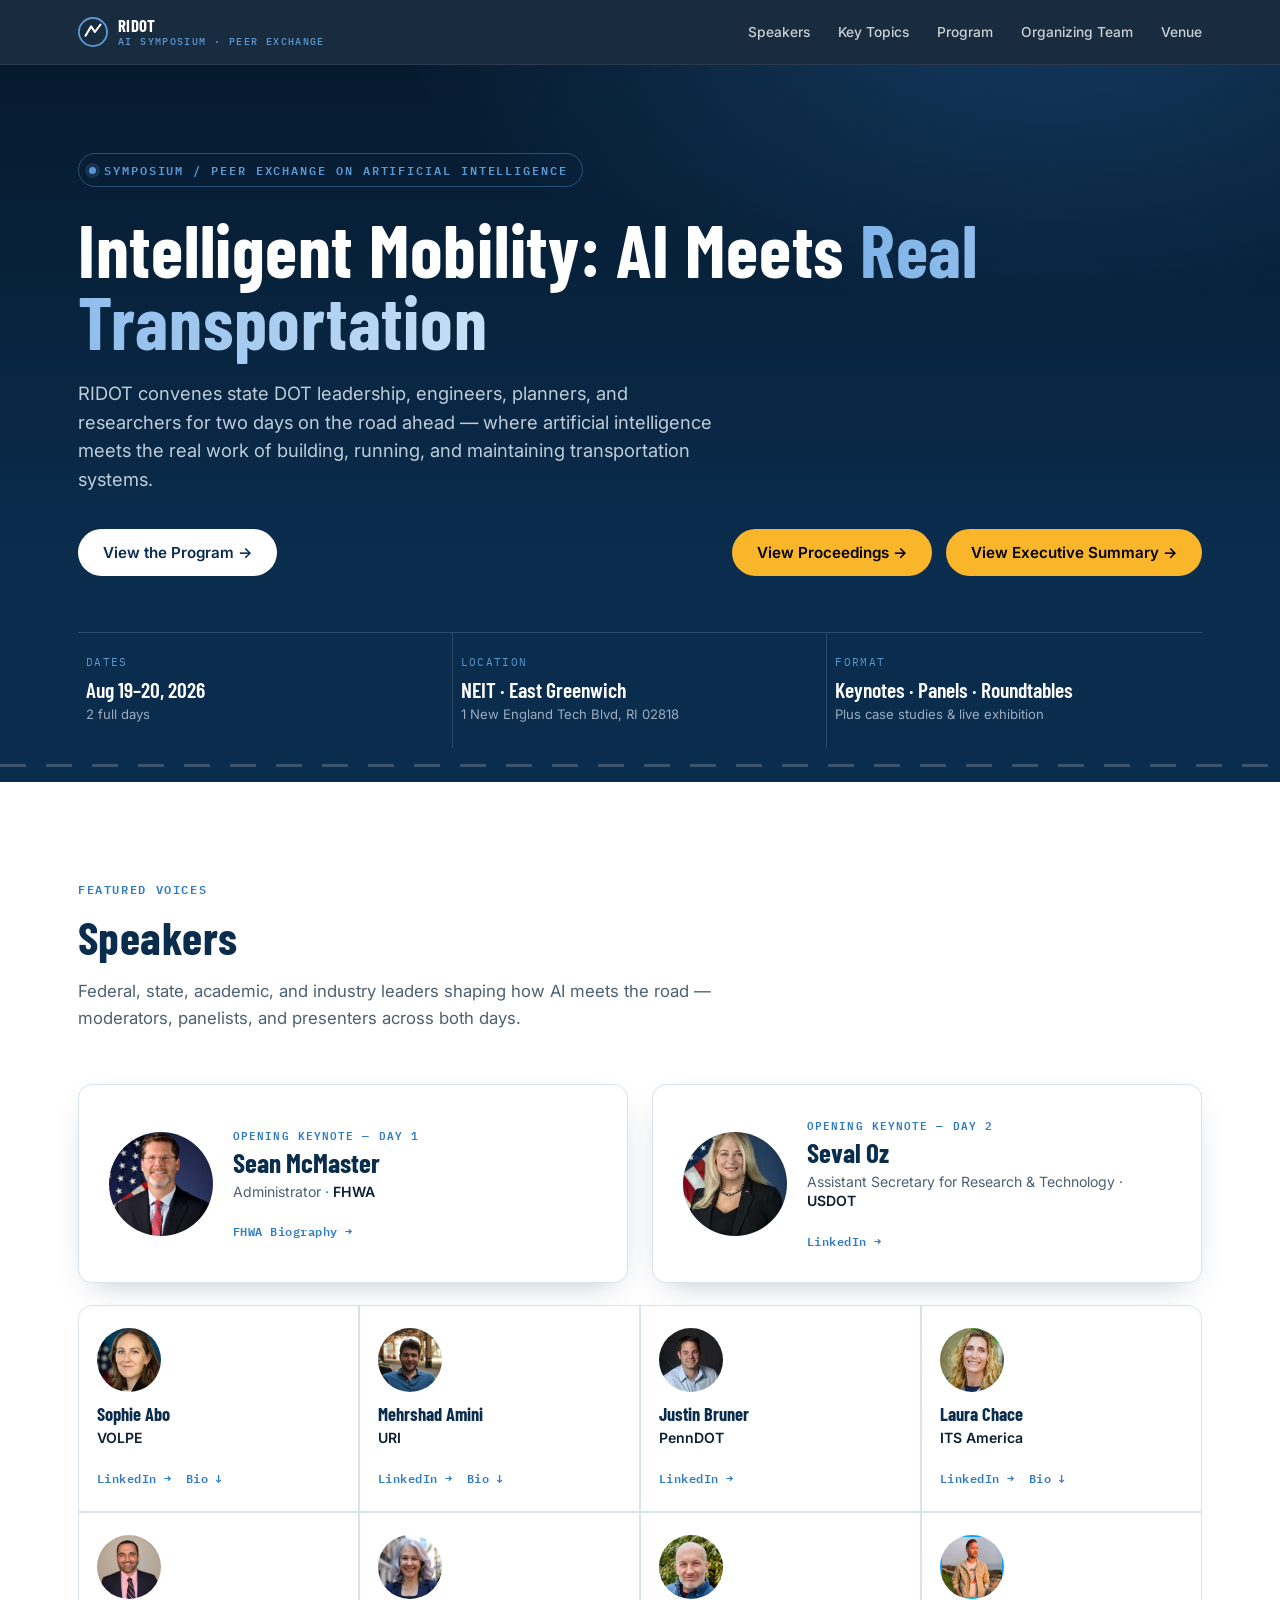
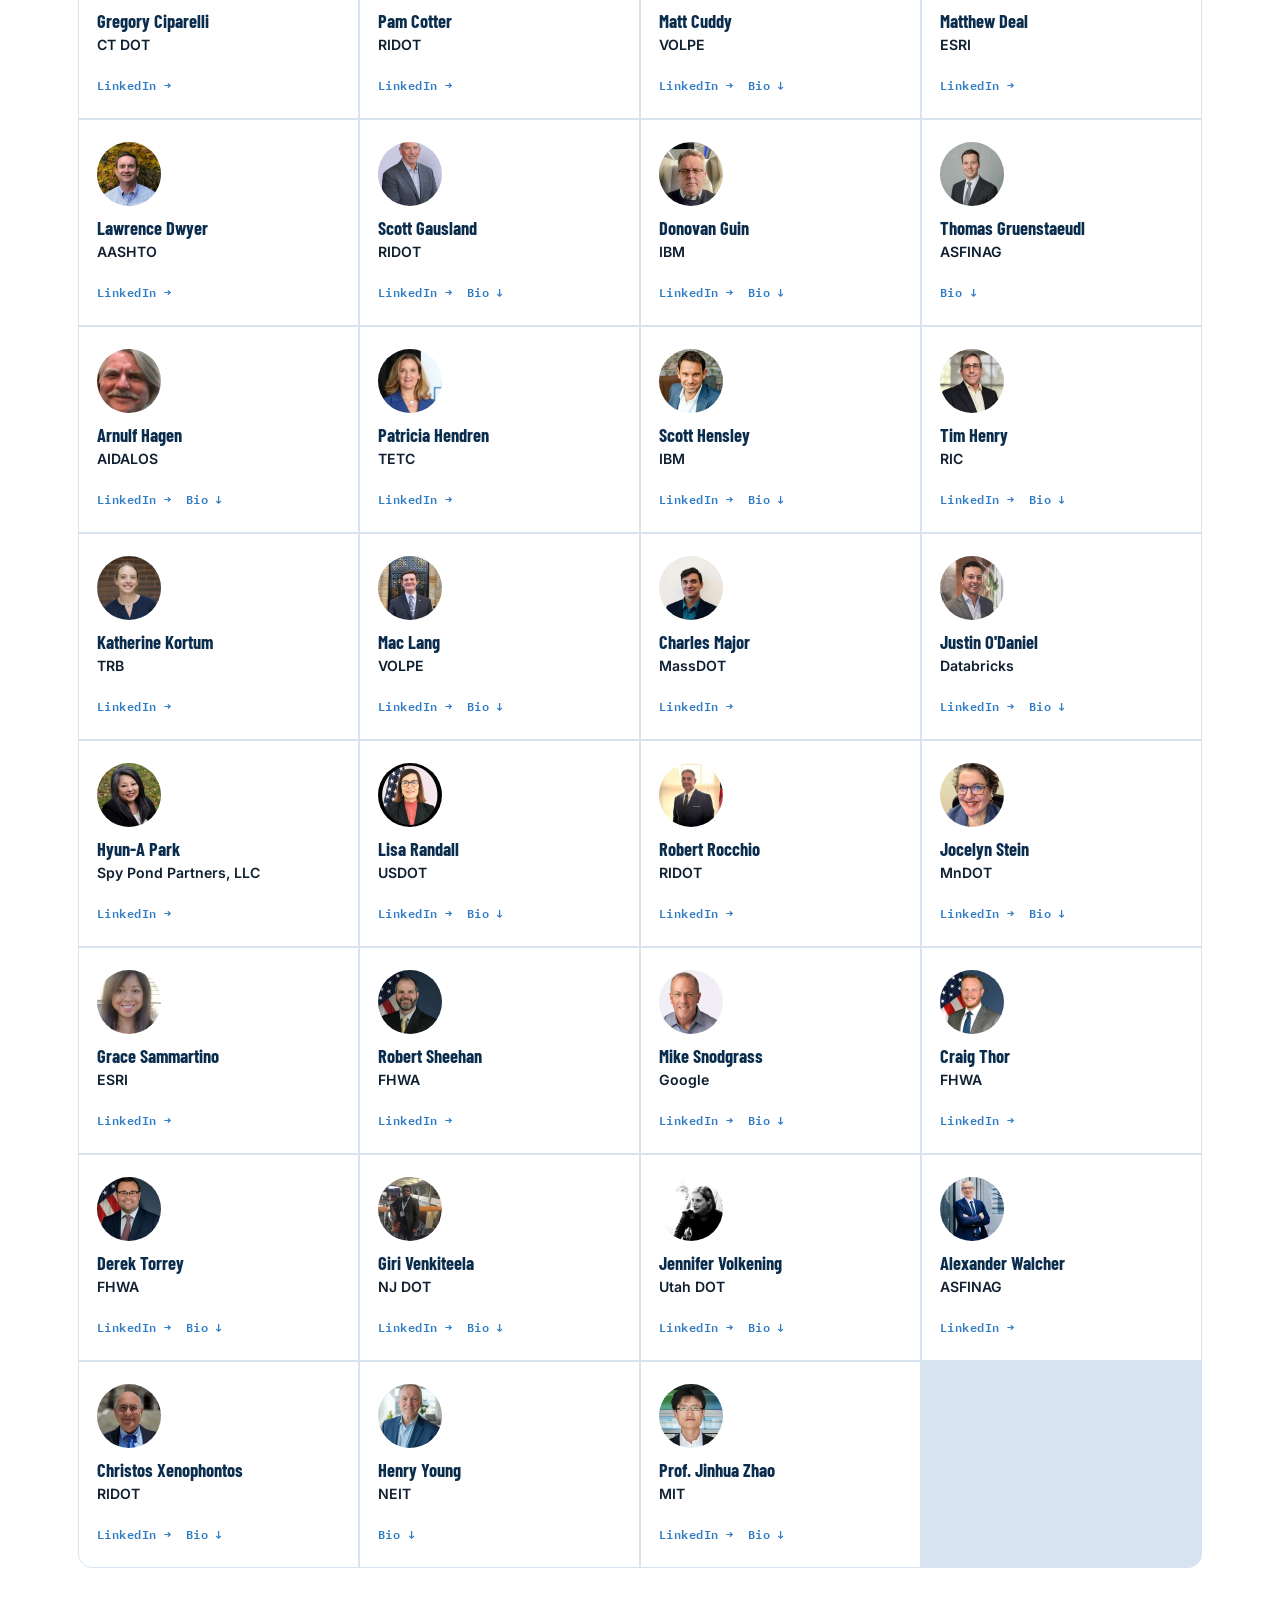
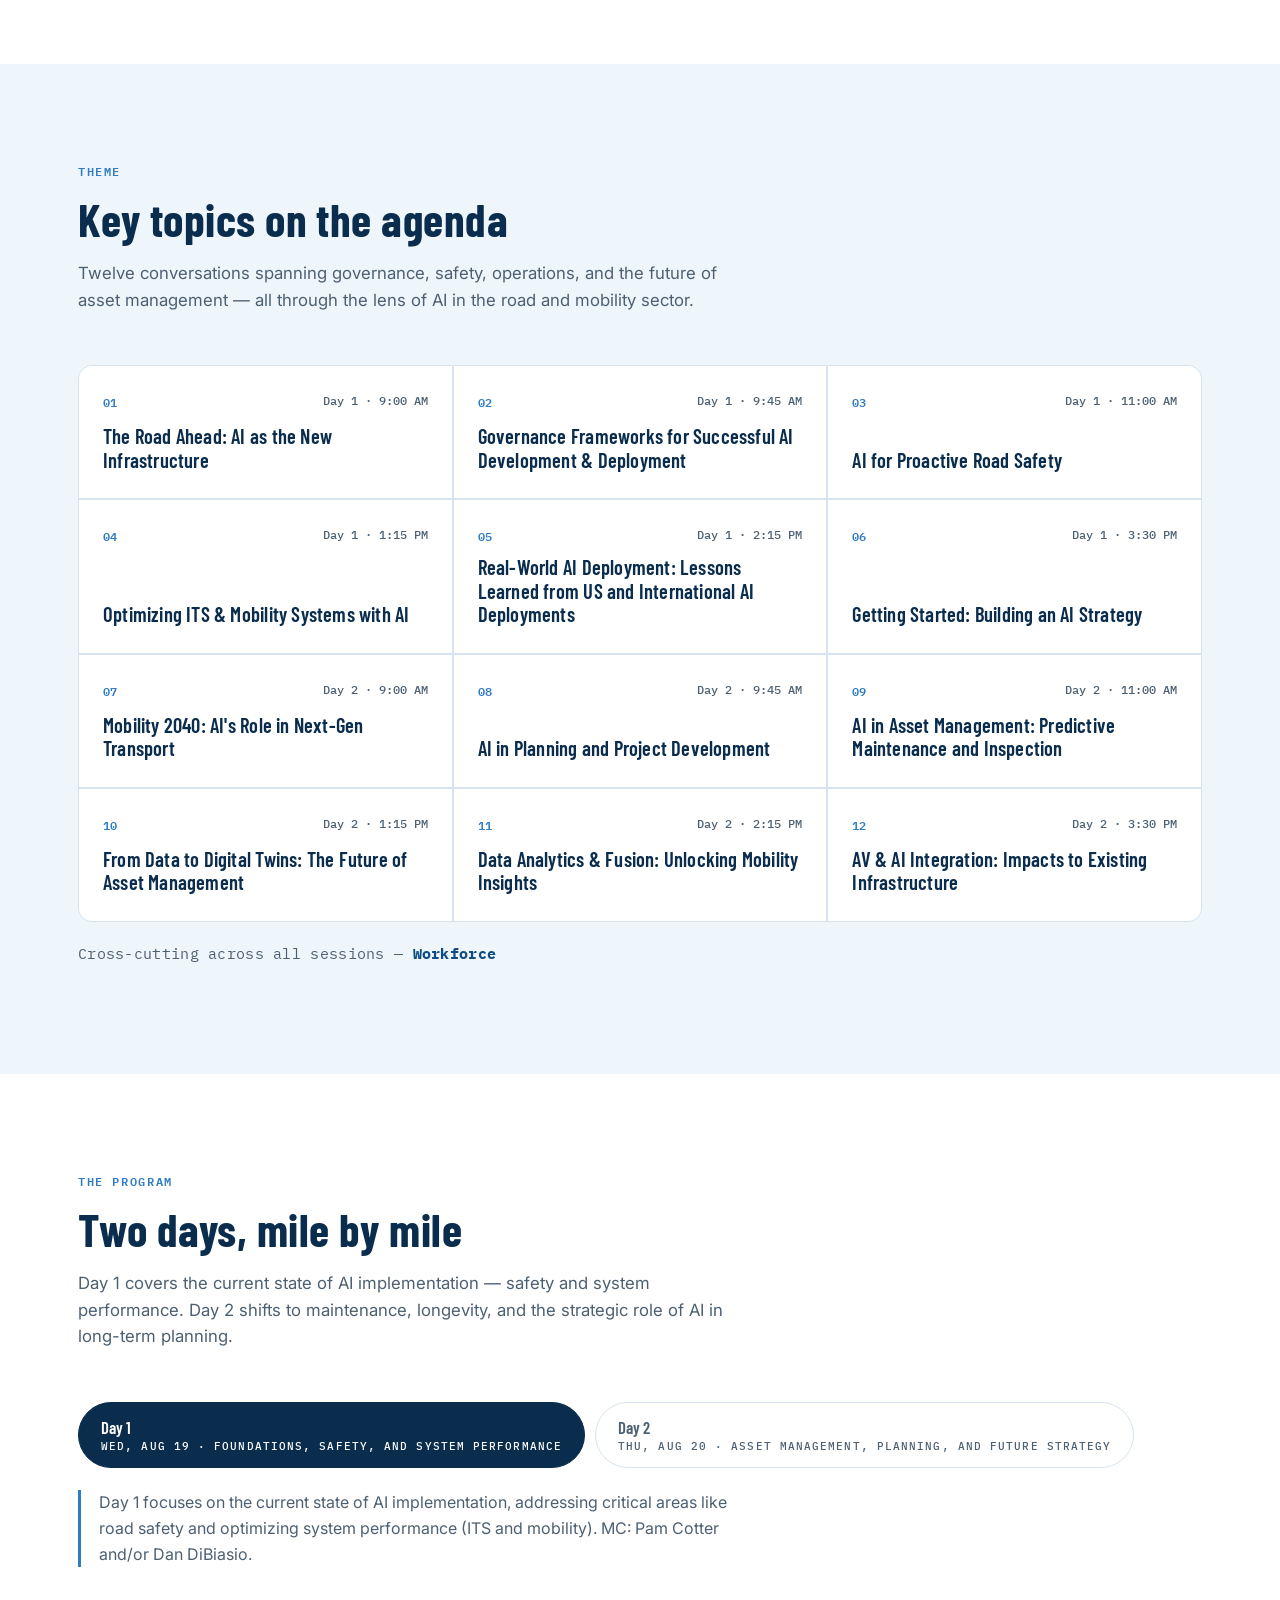
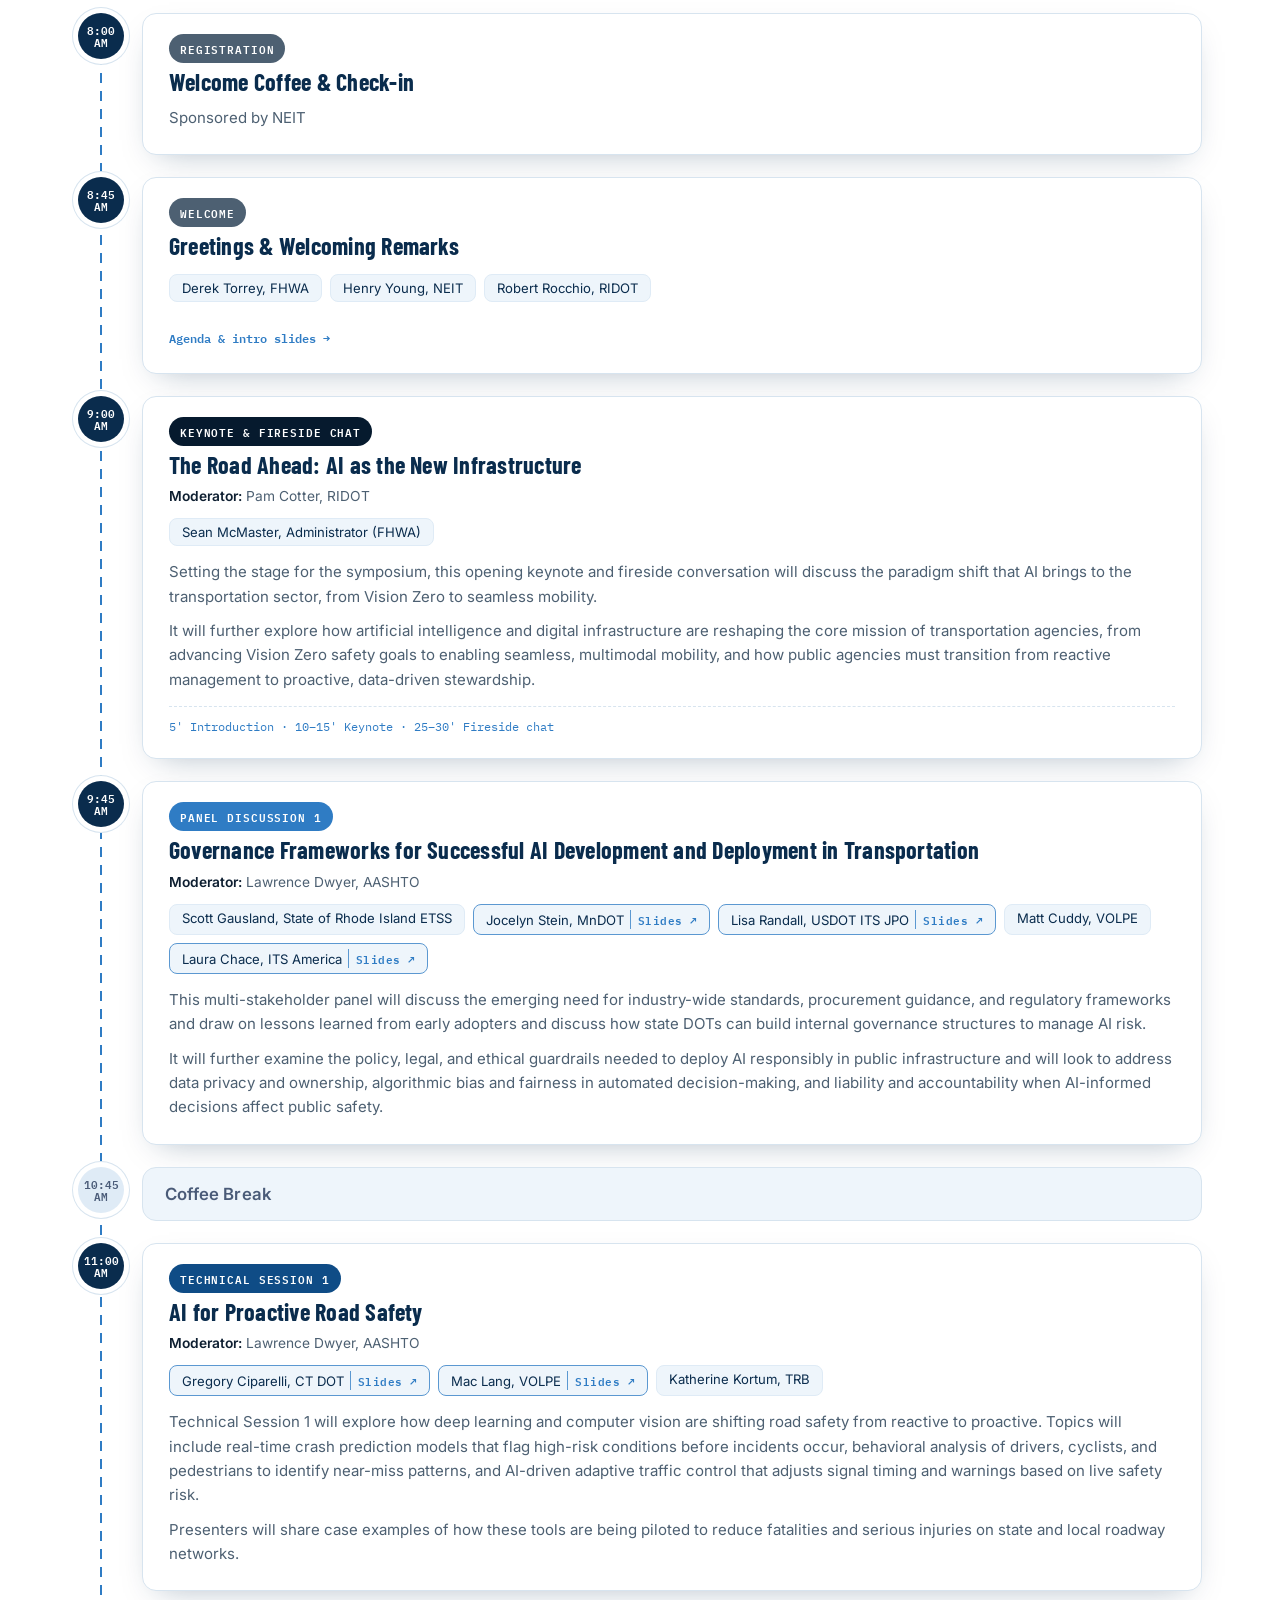
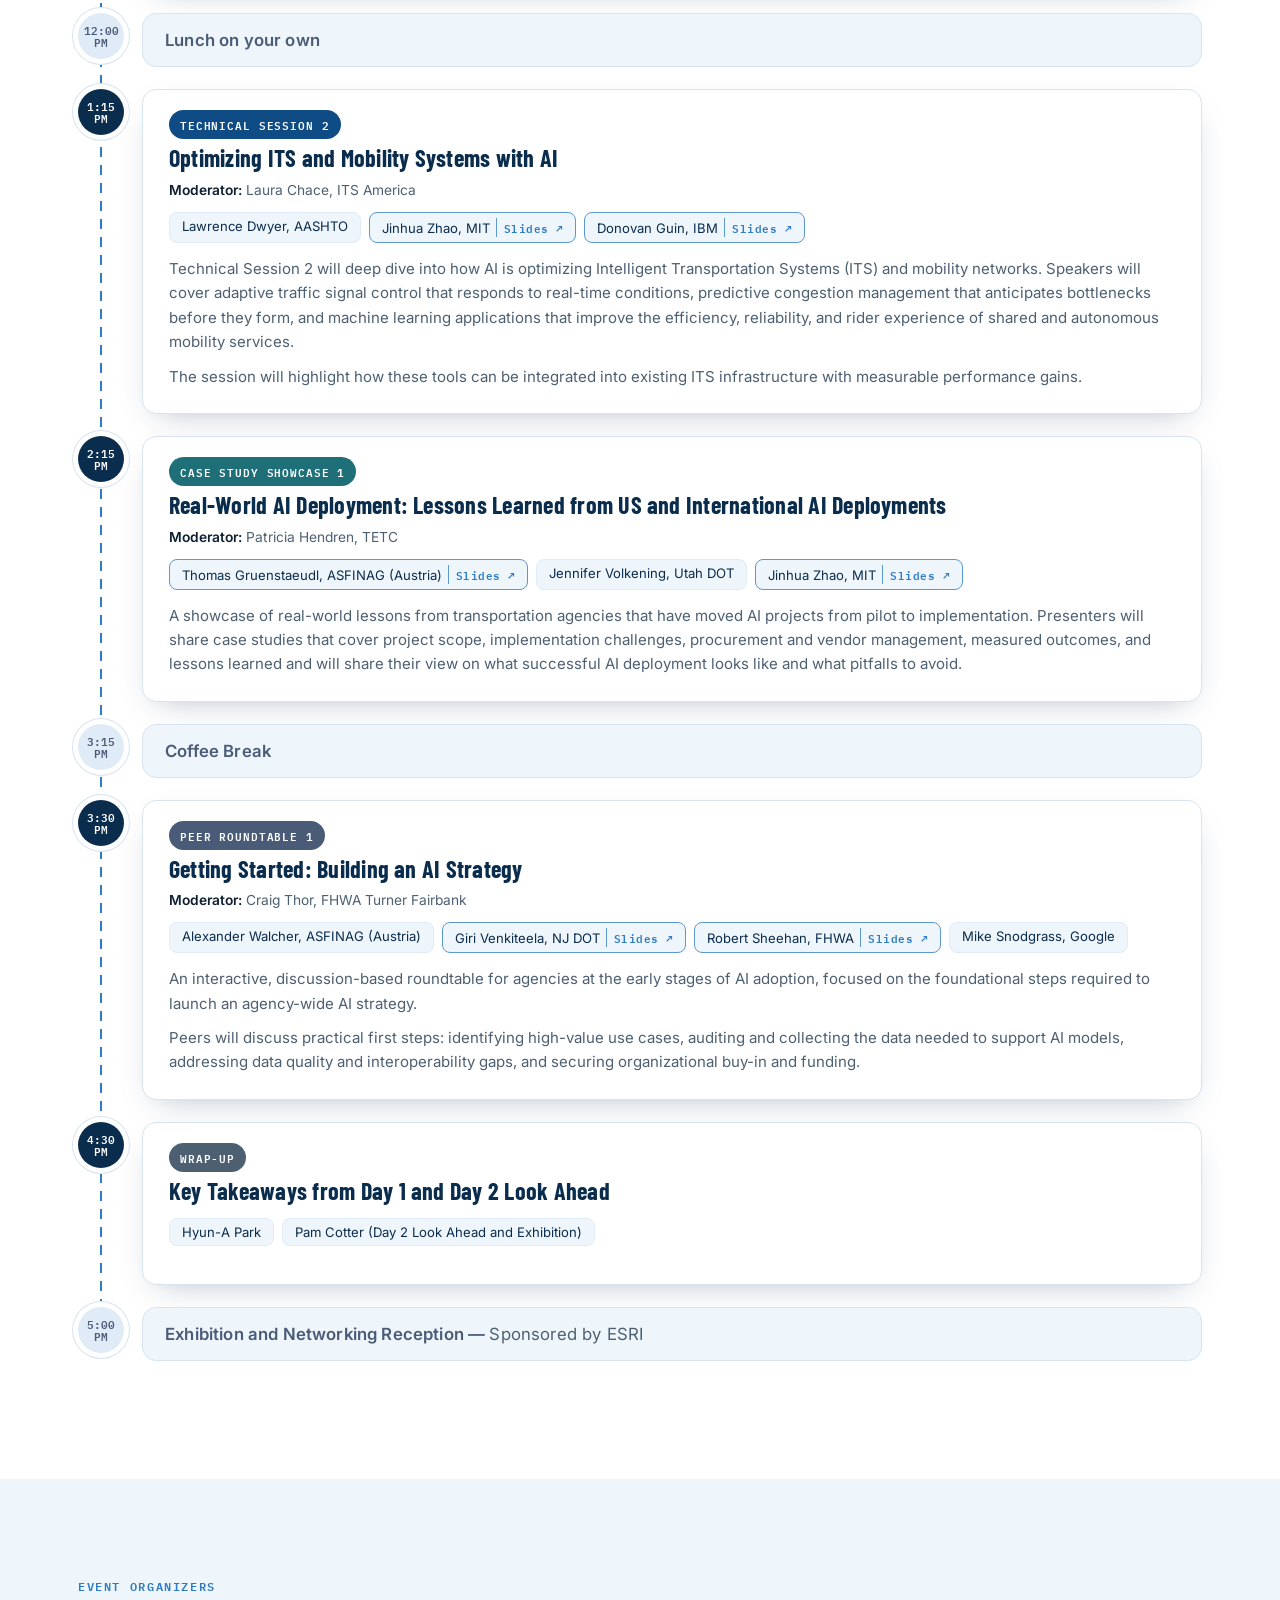
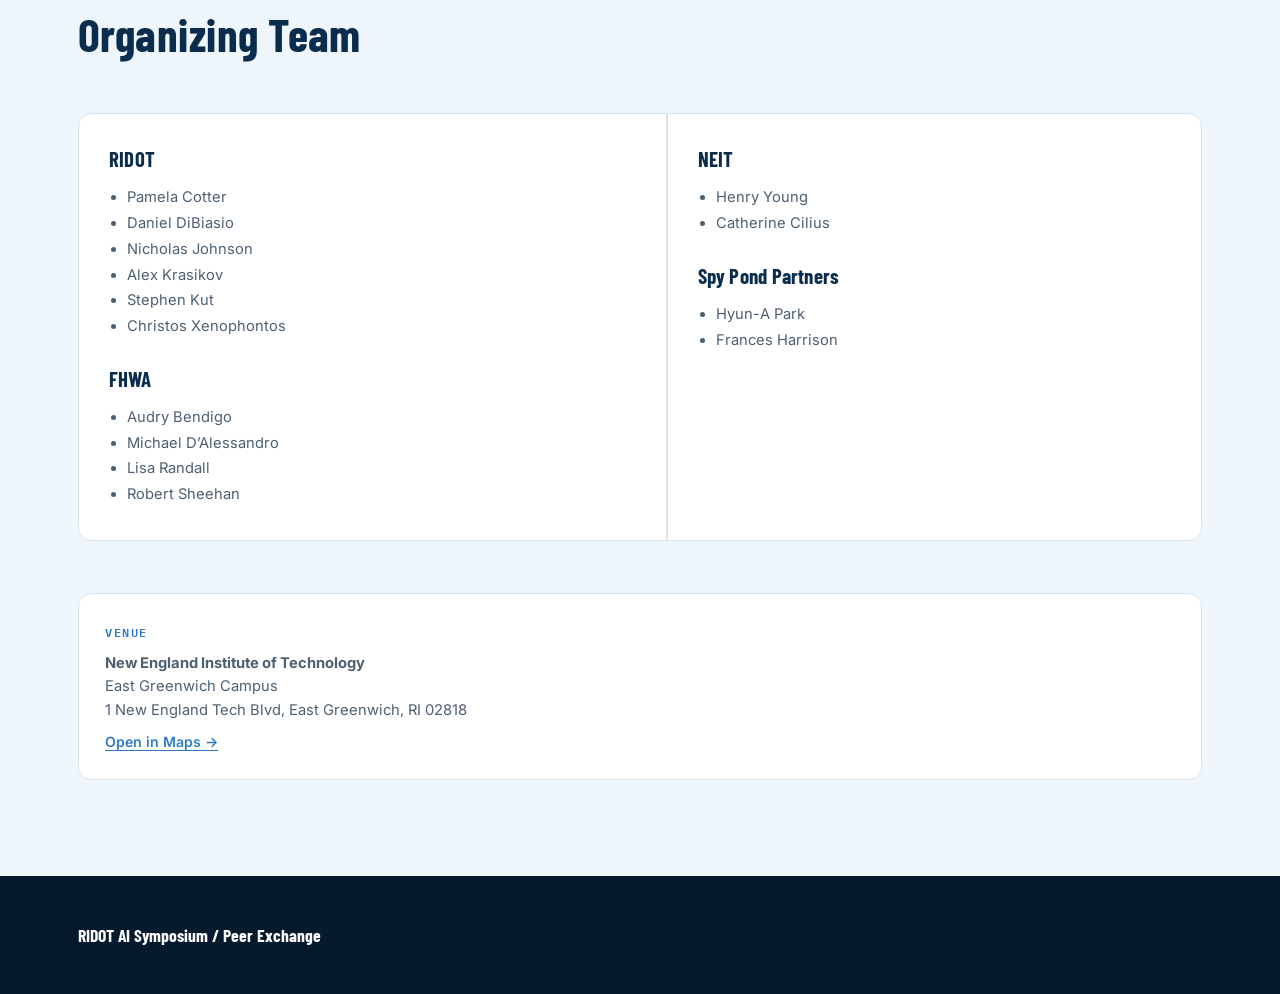
<file: index.html>
<!DOCTYPE html>
<html lang="en">
<head>
<meta charset="UTF-8">
<meta name="viewport" content="width=device-width, initial-scale=1.0">
<title>RIDOT AI Symposium — Intelligent Mobility</title>
<meta name="description" content="RIDOT convenes state DOT leadership, engineers, planners, and researchers for two days on where artificial intelligence meets the real work of transportation. Aug 19–20, 2026 · NEIT, East Greenwich, RI.">
<meta name="theme-color" content="#061a2e">
<meta property="og:type" content="website">
<meta property="og:url" content="https://ridotaisymposium.org/">
<meta property="og:title" content="RIDOT AI Symposium — Intelligent Mobility">
<meta property="og:description" content="Two days on where artificial intelligence meets the real work of building, running, and maintaining transportation systems. Aug 19–20, 2026 · NEIT, East Greenwich, RI.">
<link rel="icon" href="data:image/svg+xml,%3Csvg xmlns='http://www.w3.org/2000/svg' viewBox='0 0 32 32'%3E%3Ccircle cx='16' cy='16' r='16' fill='%23061a2e'/%3E%3Ccircle cx='16' cy='16' r='13' fill='none' stroke='%235b98d1' stroke-width='2'/%3E%3Cpath d='M9 19.5 L14 11 L18 16.5 L23 9' stroke='%23fff' stroke-width='2.4' stroke-linecap='round' stroke-linejoin='round' fill='none'/%3E%3C/svg%3E">
<link rel="preconnect" href="https://fonts.googleapis.com">
<link rel="preconnect" href="https://fonts.gstatic.com" crossorigin>
<link href="https://fonts.googleapis.com/css2?family=Barlow+Condensed:wght@600;700&family=Inter:wght@400..700&family=IBM+Plex+Mono:wght@500;600&display=swap" rel="stylesheet">
<style>
  :root{
    --navy-deep:#061a2e;
    --navy:#0a2c4d;
    --highway:#0f4c86;
    --route:#2f7cc4;
    --route-soft:#5b98d1;
    --slate:#4a5b78;
    --teal:#1f6f78;
    --sky:#eef5fb;
    --sky-deep:#dfebf6;
    --paper:#ffffff;
    --ink:#0e1f31;
    --ink-soft:#4d6072;
    --line:#d7e4ef;
    --shadow: 0 12px 32px -16px rgba(10,44,77,0.35);
    --radius: 14px;
    --font-display:'Barlow Condensed','Arial Narrow',system-ui,sans-serif;
    --font-body:'Inter',system-ui,-apple-system,'Segoe UI',sans-serif;
    --font-mono:'IBM Plex Mono',ui-monospace,Consolas,monospace;
    --nav-offset:80px; /* sticky nav height + breathing room, for in-page jumps */
  }
  *{box-sizing:border-box;}
  html{scroll-behavior:smooth;}
  body{
    margin:0;
    background:var(--paper);
    color:var(--ink);
    font-family:var(--font-body);
    -webkit-font-smoothing:antialiased;
  }
  h1,h2,h3,h4{
    font-family:var(--font-display);
    font-weight:700;
    letter-spacing:0.01em;
    margin:0;
  }
  .mono{font-family:var(--font-mono);}
  .eyebrow{
    font-family:var(--font-mono);
    font-size:0.72rem;
    letter-spacing:0.14em;
    text-transform:uppercase;
    color:var(--route);
    font-weight:600;
  }
  a{color:inherit;}
  .wrap{max-width:1180px;margin:0 auto;padding:0 28px;}

  /* ===== Nav ===== */
  .nav{
    position:sticky; top:0; z-index:40;
    background:rgba(6,26,46,0.92);
    backdrop-filter:blur(8px);
    border-bottom:1px solid rgba(255,255,255,0.08);
  }
  .nav .wrap{display:flex;align-items:center;justify-content:space-between;height:64px;}
  .nav-brand{display:flex;align-items:center;gap:10px;}
  .nav-mark{width:30px;height:30px;flex-shrink:0;}
  .nav-brand-text{color:#fff;font-family:var(--font-display);font-weight:700;font-size:1.05rem;letter-spacing:0.02em;line-height:1.05;}
  .nav-brand-text span{display:block;font-family:var(--font-mono);font-size:0.62rem;letter-spacing:0.14em;color:var(--route-soft);font-weight:500;margin-top:2px;}
  .nav-links{display:flex;gap:28px;}
  .nav-links a{
    color:rgba(255,255,255,0.78);
    font-size:0.86rem;
    text-decoration:none;
    font-weight:500;
    white-space:nowrap;
    transition:color .15s;
  }
  .nav-links a:hover{color:#fff;}
  @media (max-width:720px){
    :root{--nav-offset:104px;}
    .nav .wrap{flex-wrap:wrap;height:auto;padding-top:10px;row-gap:8px;}
    .nav-links{width:100%;gap:22px;overflow-x:auto;padding-bottom:10px;scrollbar-width:none;}
    .nav-links::-webkit-scrollbar{display:none;}
  }

  /* ===== Hero ===== */
  .hero{
    position:relative;
    background:
      radial-gradient(1100px 520px at 82% -10%, rgba(47,124,196,0.35), transparent 60%),
      linear-gradient(180deg, var(--navy-deep) 0%, var(--navy) 68%, #0a2c4d 100%);
    color:#fff;
    padding:88px 0 0;
    overflow:hidden;
  }
  .hero .wrap{position:relative;z-index:2;}
  .hero-eyebrow{
    display:inline-flex;align-items:center;gap:8px;
    font-family:var(--font-mono);font-size:0.75rem;letter-spacing:0.16em;
    color:var(--route-soft); text-transform:uppercase; font-weight:600;
    padding:6px 14px 6px 10px;border:1px solid rgba(91,152,209,0.4);
    border-radius:999px; margin-bottom:26px;
  }
  .hero-eyebrow .dot{width:7px;height:7px;border-radius:50%;background:var(--route-soft);box-shadow:0 0 0 4px rgba(91,152,209,0.18);}
  .hero h1{
    font-size:clamp(2.6rem, 6vw, 4.6rem);
    line-height:0.98;
    max-width:920px;
    color:#fff;
  }
  .hero h1 em{
    font-style:normal;
    background:linear-gradient(90deg,#7fb3e8,#c7e0f7);
    -webkit-background-clip:text;background-clip:text;color:transparent;
  }
  .hero-sub{
    margin-top:22px;
    font-size:1.15rem;
    color:rgba(230,240,250,0.82);
    max-width:640px;
    line-height:1.55;
  }
  .hero-cta{display:flex;gap:14px;margin-top:36px;flex-wrap:wrap;}
  .btn{
    display:inline-flex;align-items:center;gap:8px;
    padding:13px 24px;border-radius:999px;
    font-weight:600;font-size:0.95rem;text-decoration:none;
    transition:transform .15s, box-shadow .15s;
    border:1px solid transparent;
  }
  .btn:hover{transform:translateY(-2px);}
  .btn-primary{background:#fff;color:var(--navy);}
  .btn-primary:hover{box-shadow:0 10px 24px -8px rgba(255,255,255,0.35);}
  .btn-yellow{background:#f9b62a;color:#000;}
  .hero-docs{display:flex;gap:14px;flex-wrap:wrap;margin-left:auto;}

  /* mile-sign strip */
  .mile-strip{
    margin-top:56px;
    display:grid;
    grid-template-columns:repeat(3,1fr);
    border-top:1px solid rgba(255,255,255,0.14);
  }
  .mile-item{
    padding:22px 8px 26px;
    border-right:1px solid rgba(255,255,255,0.14);
  }
  .mile-item:last-child{border-right:none;}
  .mile-item .mono{color:var(--route-soft);font-size:0.7rem;letter-spacing:0.12em;text-transform:uppercase;display:block;margin-bottom:8px;}
  .mile-item strong{display:block;font-family:var(--font-display);font-size:1.35rem;font-weight:600;color:#fff;line-height:1.15;}
  .mile-item small{display:block;color:rgba(230,240,250,0.65);font-size:0.82rem;margin-top:4px;}
  @media (max-width:720px){
    .mile-strip{grid-template-columns:1fr;}
    .mile-item{border-right:none;border-bottom:1px solid rgba(255,255,255,0.14);padding:16px 0 18px;}
    .mile-item:last-child{border-bottom:none;}
  }

  /* dashed roadline divider */
  .roadline{
    height:34px;
    background-image: repeating-linear-gradient(90deg, rgba(255,255,255,0.55) 0 26px, transparent 26px 46px);
    background-position:center;
    background-size:100% 3px;
    background-repeat:no-repeat;
    opacity:0.35;
  }

  /* ===== Section shell ===== */
  section{padding:96px 0;}
  .section-head{max-width:680px;margin-bottom:52px;}
  .section-head h2{font-size:clamp(2rem,3.6vw,2.9rem);color:var(--navy);margin-top:10px;}
  .section-head p{color:var(--ink-soft);font-size:1.05rem;line-height:1.6;margin-top:14px;}
  .bg-sky{background:var(--sky);}

  /* ===== Topics grid ===== */
  .topics-grid{
    display:grid;grid-template-columns:repeat(3,1fr);gap:2px;
    background:var(--line);border:1px solid var(--line);border-radius:var(--radius);overflow:hidden;
  }
  .topic-card{
    background:#fff;padding:26px 24px;min-height:132px;display:flex;flex-direction:column;justify-content:space-between;
    color:inherit;text-decoration:none;transition:background .15s;
  }
  .topic-card:hover,.topic-card:focus-visible{background:var(--sky);}
  .topic-card .num{display:flex;justify-content:space-between;gap:12px;font-family:var(--font-mono);font-size:0.78rem;color:var(--route);font-weight:600;}
  .topic-when{color:var(--ink-soft);font-weight:500;}
  .topic-card h4{font-size:1.28rem;color:var(--navy);margin-top:10px;line-height:1.15;font-weight:600;transition:color .15s;}
  .topic-card:hover h4{color:var(--highway);}
  @media (max-width:900px){.topics-grid{grid-template-columns:repeat(2,1fr);}}
  @media (max-width:600px){.topics-grid{grid-template-columns:1fr;}}
  .topics-note{margin-top:22px;font-size:0.92rem;color:var(--ink-soft);font-family:var(--font-mono);letter-spacing:0.02em;}
  .topics-note b{color:var(--highway);}

  /* ===== Speakers ===== */
  .speakers-lead{
    display:grid; grid-template-columns:1fr 1fr; gap:24px; margin-bottom:22px;
  }
  .speaker-card{
    background:#fff; border:1px solid var(--line); border-radius:var(--radius);
    padding:26px; box-shadow:var(--shadow); display:flex; gap:20px; align-items:center;
  }
  .speaker-card.lead{padding:30px;}
  .speaker-photo{
    flex-shrink:0; border-radius:50%; background:var(--sky-deep);
    display:flex; align-items:center; justify-content:center; overflow:hidden;
  }
  .speaker-card.lead .speaker-photo{width:104px;height:104px;}
  .speaker-photo img{width:100%;height:100%;object-fit:cover;display:block;}
  .speaker-initials{
    width:100%;height:100%;display:flex;align-items:center;justify-content:center;
    font-family:var(--font-display);font-weight:700;color:#fff;
  }
  .speaker-card.lead .speaker-initials{font-size:2.1rem;}
  .speaker-info{min-width:0;}
  .speaker-eyebrow{font-family:var(--font-mono);font-size:0.68rem;letter-spacing:0.1em;text-transform:uppercase;color:var(--route);font-weight:600;margin-bottom:4px;display:block;}
  .speaker-name{font-family:var(--font-display);font-weight:700;line-height:1.1;color:var(--navy);}
  .speaker-card.lead .speaker-name{font-size:1.7rem;}
  .speaker-role{color:var(--ink-soft);font-size:0.88rem;margin-top:4px;line-height:1.4;}
  .speaker-org{color:var(--ink);font-weight:600;font-size:0.88rem;}
  .speaker-links{display:flex;gap:14px;margin-top:10px;flex-wrap:wrap;}
  .speaker-link{
    display:inline-flex; align-items:center; gap:5px; margin-top:10px;
    font-family:var(--font-mono); font-size:0.72rem; letter-spacing:0.04em;
    color:var(--route); text-decoration:none; font-weight:600;
    border-bottom:1px solid transparent;
  }
  .speaker-link:hover{border-bottom-color:var(--route);}
  .bio-toggle{background:none;border-top:0;border-left:0;border-right:0;padding:0;line-height:inherit;cursor:pointer;}
  /* grid-template-rows 0fr→1fr animates to the bio's natural height (no max-height cap to clip long bios) */
  .speaker-bio{
    display:grid; grid-template-rows:0fr; opacity:0; visibility:hidden;
    transition:grid-template-rows .3s ease, opacity .25s ease, margin-top .3s ease, visibility .3s;
    font-size:0.85rem; color:var(--ink-soft); line-height:1.55; white-space:pre-line;
  }
  .speaker-bio > div{overflow:hidden;}
  .speaker-bio.open{grid-template-rows:1fr; opacity:1; visibility:visible; margin-top:12px;}
  .speakers-grid{
    display:grid; grid-template-columns:repeat(4,1fr); gap:2px;
    background:var(--line); border:1px solid var(--line); border-radius:var(--radius); overflow:hidden;
  }
  .speakers-grid .speaker-card{
    border-radius:0; box-shadow:none; border:none; padding:22px 18px; flex-direction:column;
    align-items:flex-start; text-align:left; gap:12px;
  }
  .speakers-grid .speaker-photo{width:64px;height:64px;}
  .speakers-grid .speaker-initials{font-size:1.15rem;}
  .speakers-grid .speaker-name{font-size:1.15rem;}
  @media (max-width:900px){
    .speakers-lead{grid-template-columns:1fr;}
    .speakers-grid{grid-template-columns:repeat(2,1fr);}
  }
  @media (max-width:560px){
    .speakers-grid{grid-template-columns:1fr;}
    .speaker-card{flex-direction:column;align-items:flex-start;text-align:left;}
  }

  /* ===== Day tabs ===== */
  .day-tabs{display:flex;gap:10px;margin-bottom:8px;flex-wrap:wrap;}
  .day-tab{
    font-family:var(--font-display);font-weight:600;font-size:1.05rem;
    background:#fff;border:1.5px solid var(--line);color:var(--ink-soft);
    padding:14px 22px;border-radius:999px;cursor:pointer;
    display:flex;flex-direction:column;align-items:flex-start;gap:2px;
    transition:background .15s, border-color .15s, color .15s; min-width:210px;
  }
  .day-tab span{font-family:var(--font-mono);font-size:0.68rem;letter-spacing:0.1em;text-transform:uppercase;font-weight:500;color:var(--ink-soft);}
  .day-tab[aria-selected="true"]{background:var(--navy);border-color:var(--navy);color:#fff;}
  .day-tab[aria-selected="true"] span{color:#fff;}
  .day-intro{color:var(--ink-soft);font-size:1rem;line-height:1.6;max-width:680px;margin:22px 0 46px;padding-left:18px;border-left:3px solid var(--route);}

  /* ===== Route / timeline ===== */
  .route{position:relative;padding-left:64px;}
  .route::before{
    content:"";position:absolute;left:22px;top:6px;bottom:6px;width:2px;
    background:repeating-linear-gradient(180deg, var(--route) 0 10px, transparent 10px 18px);
  }
  .stop{position:relative;margin-bottom:22px;scroll-margin-top:var(--nav-offset);}
  .stop-badge{
    position:absolute; left:-64px; top:0; width:46px;height:46px;border-radius:50%;
    background:var(--navy); color:#fff; display:flex;align-items:center;justify-content:center;
    font-family:var(--font-mono);font-size:0.66rem;font-weight:600; text-align:center; line-height:1.15;
    box-shadow:0 0 0 5px #fff, 0 0 0 6px var(--line);
    padding:2px;
  }
  .stop.type-break .stop-badge{background:var(--sky-deep);color:var(--slate);}
  .stop-card{
    background:#fff;border:1px solid var(--line);border-radius:var(--radius);
    padding:24px 26px; box-shadow:var(--shadow);
  }
  .stop.type-break .stop-card{
    box-shadow:none; padding:16px 22px; background:var(--sky);
    display:flex;align-items:center;justify-content:space-between;flex-wrap:wrap;gap:8px;
  }
  .stop.type-break .stop-card h4{font-size:1.05rem;color:var(--slate);font-weight:600;font-family:var(--font-body);}
  .stop-break-note{font-weight:400;color:var(--ink-soft);}
  .stop-top{margin-bottom:10px;}
  .pill{
    font-family:var(--font-mono);font-size:0.68rem;letter-spacing:0.08em;text-transform:uppercase;
    font-weight:600;padding:5px 11px;border-radius:999px;color:#fff;white-space:nowrap;
  }
  .pill-keynote{background:var(--navy-deep);}
  .pill-panel{background:var(--route);}
  .pill-technical{background:var(--highway);}
  .pill-case{background:var(--teal);}
  .pill-roundtable{background:var(--slate);}
  .pill-general{background:var(--ink-soft);}
  .stop-card h3{font-size:1.5rem;color:var(--navy);line-height:1.15;font-weight:700;margin-top:10px;}
  .stop-mod{font-size:0.86rem;color:var(--ink-soft);margin-top:6px;}
  .stop-mod b{color:var(--ink);font-weight:600;}
  .stop-speakers{
    display:flex;flex-wrap:wrap;gap:8px;margin:14px 0 14px;
  }
  .speaker-chip{
    font-size:0.82rem;background:var(--sky);color:var(--navy);border:1px solid var(--sky-deep);
    padding:5px 12px;border-radius:8px;
  }
  /* Speaker who shared slides: the chip links to their PDF */
  a.speaker-chip{text-decoration:none;border-color:var(--route-soft);transition:background .15s, border-color .15s;}
  a.speaker-chip:hover{background:var(--sky-deep);border-color:var(--route);}
  .chip-slides{
    margin-left:6px;padding-left:7px;border-left:1px solid var(--route-soft);white-space:nowrap;
    font-family:var(--font-mono);font-size:0.68rem;letter-spacing:0.04em;font-weight:600;color:var(--route);
  }
  .stop-slides{
    display:inline-block;margin-top:12px;font-family:var(--font-mono);font-size:0.76rem;font-weight:600;
    color:var(--route);text-decoration:none;border-bottom:1px solid transparent;
  }
  .stop-slides:hover{border-bottom-color:var(--route);}
  .stop-desc{color:var(--ink-soft);font-size:0.94rem;line-height:1.62;}
  .stop-desc p{margin:0 0 10px;}
  .stop-desc p:last-child{margin-bottom:0;}
  .stop-format{
    margin-top:14px;padding-top:12px;border-top:1px dashed var(--line);
    font-family:var(--font-mono);font-size:0.76rem;color:var(--route);
  }
  .stop-note{
    margin-top:12px;font-size:0.82rem;color:var(--ink-soft);font-style:italic;
    background:var(--sky);padding:10px 14px;border-radius:8px;border-left:3px solid var(--route-soft);
  }
  @media (max-width:640px){
    .route{padding-left:52px;}
    .stop-badge{left:-52px;width:38px;height:38px;font-size:0.58rem;}
    .pill{display:inline-block;white-space:normal;line-height:1.4;border-radius:12px;}
  }

  /* ===== Organizing team ===== */
  .logi-grid{display:grid;grid-template-columns:1.1fr 1fr;gap:2px;background:var(--line);border:1px solid var(--line);border-radius:var(--radius);overflow:hidden;}
  .logi-col{background:#fff;padding:32px 30px;}
  .logi-col h4{font-size:1.3rem;color:var(--navy);margin-bottom:14px;}
  .logi-col h4.spaced{margin-top:26px;}
  .logi-col ul{margin:0;padding-left:18px;color:var(--ink-soft);font-size:0.92rem;line-height:1.75;}
  @media (max-width:820px){.logi-grid{grid-template-columns:1fr;}}

  /* ===== Venue ===== */
  .info-strip{border:1px solid var(--line);border-radius:var(--radius);overflow:hidden;margin-top:52px;}
  .info-card{background:#fff;padding:28px 26px;}
  .info-card .eyebrow{display:block;margin-bottom:10px;}
  .info-card p{color:var(--ink-soft);font-size:0.92rem;line-height:1.6;margin:0;}
  .info-card a.map-link{display:inline-block;margin-top:10px;color:var(--route);font-weight:600;font-size:0.88rem;text-decoration:none;border-bottom:1px solid var(--route);}

  /* ===== Footer ===== */
  footer{background:var(--navy-deep);color:rgba(255,255,255,0.7);padding:48px 0;}
  footer .wrap{display:flex;justify-content:space-between;align-items:center;flex-wrap:wrap;gap:16px;}
  footer .foot-brand{color:#fff;font-family:var(--font-display);font-weight:700;font-size:1.1rem;}
  footer small{font-size:0.8rem;}
</style>
</head>
<body>

<nav class="nav">
  <div class="wrap">
    <div class="nav-brand">
      <svg class="nav-mark" viewBox="0 0 32 32" fill="none" aria-hidden="true">
        <circle cx="16" cy="16" r="15" stroke="#5b98d1" stroke-width="2"/>
        <path d="M8 20 L14 10 L18 16 L24 8" stroke="#ffffff" stroke-width="2.2" stroke-linecap="round" stroke-linejoin="round" fill="none"/>
      </svg>
      <div class="nav-brand-text">RIDOT<span>AI SYMPOSIUM · PEER EXCHANGE</span></div>
    </div>
    <div class="nav-links">
      <a href="#speakers">Speakers</a>
      <a href="#topics">Key Topics</a>
      <a href="#program">Program</a>
      <a href="#logistics">Organizing Team</a>
      <a href="#venue">Venue</a>
    </div>
  </div>
</nav>

<header class="hero">
  <div class="wrap">
    <div class="hero-eyebrow"><span class="dot"></span>Symposium / Peer Exchange on Artificial Intelligence</div>
    <h1>Intelligent Mobility: AI Meets <em>Real Transportation</em></h1>
    <p class="hero-sub">RIDOT convenes state DOT leadership, engineers, planners, and researchers for two days on the road ahead — where artificial intelligence meets the real work of building, running, and maintaining transportation systems.</p>
    <div class="hero-cta">
      <a href="#program" class="btn btn-primary">View the Program →</a>
      <div class="hero-docs">
        <a href="proceedings.html" class="btn btn-yellow">View Proceedings →</a>
        <a href="executive-summary.html" class="btn btn-yellow">View Executive Summary →</a>
      </div>
    </div>
    <div class="mile-strip">
      <div class="mile-item"><span class="mono">Dates</span><strong>Aug 19–20, 2026</strong><small>2 full days</small></div>
      <div class="mile-item"><span class="mono">Location</span><strong>NEIT · East Greenwich</strong><small>1 New England Tech Blvd, RI 02818</small></div>
      <!-- div class="mile-item"><span class="mono">Attendees</span><strong>100+</strong><small>State DOTs, FHWA, industry, academia</small></div -->
      <div class="mile-item"><span class="mono">Format</span><strong>Keynotes · Panels · Roundtables</strong><small>Plus case studies &amp; live exhibition</small></div>
    </div>
  </div>
  <div class="roadline"></div>
</header>

<main>
<section id="speakers">
  <div class="wrap">
    <div class="section-head">
      <span class="eyebrow">Featured Voices</span>
      <h2>Speakers</h2>
      <p>Federal, state, academic, and industry leaders shaping how AI meets the road — moderators, panelists, and presenters across both days.</p>
    </div>

    <div class="speakers-lead" id="speakers-lead"></div>
    <div class="speakers-grid" id="speakers-grid"></div>
  </div>
</section>

<section id="topics" class="bg-sky">
  <div class="wrap">
    <div class="section-head">
      <span class="eyebrow">Theme</span>
      <h2>Key topics on the agenda</h2>
      <p>Twelve conversations spanning governance, safety, operations, and the future of asset management — all through the lens of AI in the road and mobility sector.</p>
    </div>
    <!-- Cards are generated from the sessions in DATA that have a `topic` field (see script below). -->
    <div class="topics-grid" id="topics-grid"></div>
    <p class="topics-note">Cross-cutting across all sessions — <b>Workforce</b></p>
  </div>
</section>

<section id="program">
  <div class="wrap">
    <div class="section-head">
      <span class="eyebrow">The Program</span>
      <h2>Two days, mile by mile</h2>
      <p>Day 1 covers the current state of AI implementation — safety and system performance. Day 2 shifts to maintenance, longevity, and the strategic role of AI in long-term planning.</p>
    </div>

    <div class="day-tabs" role="tablist" aria-label="Program day">
      <button type="button" class="day-tab" role="tab" id="day1-tab" data-day="1" aria-selected="true" aria-controls="day1-panel">Day 1 <span>Wed, Aug 19 · Foundations, Safety, and System Performance</span></button>
      <button type="button" class="day-tab" role="tab" id="day2-tab" data-day="2" aria-selected="false" aria-controls="day2-panel">Day 2 <span>Thu, Aug 20 · Asset Management, Planning, and Future Strategy</span></button>
    </div>

    <div class="day-panel" role="tabpanel" id="day1-panel" data-day="1" aria-labelledby="day1-tab">
      <p class="day-intro">Day 1 focuses on the current state of AI implementation, addressing critical areas like road safety and optimizing system performance (ITS and mobility). MC: Pam Cotter and/or Dan DiBiasio.</p>
      <div id="day1" class="route"></div>
    </div>
    <div class="day-panel" role="tabpanel" id="day2-panel" data-day="2" aria-labelledby="day2-tab" hidden>
      <p class="day-intro">Day 2 shifts focus to the maintenance, longevity, and future development of road and mobility assets, and the strategic role of AI in long-term planning. MC: Pam Cotter and/or Dan DiBiasio.</p>
      <div id="day2" class="route"></div>
    </div>
  </div>
</section>

<section id="logistics" class="bg-sky">
  <div class="wrap">
    <div class="section-head">
      <span class="eyebrow">Event Organizers</span>
      <h2>Organizing Team</h2>
    </div>
    <div class="logi-grid">
      <div class="logi-col">
        <h4>RIDOT</h4>
        <ul>
          <li>Pamela Cotter</li>
          <li>Daniel DiBiasio</li>
          <li>Nicholas Johnson</li>
          <li>Alex Krasikov</li>
          <li>Stephen Kut</li>
          <li>Christos Xenophontos</li>
        </ul>
        <h4 class="spaced">FHWA</h4>
        <ul>
          <li>Audry Bendigo</li>
          <li>Michael D’Alessandro</li>
          <li>Lisa Randall</li>
          <li>Robert Sheehan</li>
        </ul>
      </div>
      <div class="logi-col">
        <h4>NEIT</h4>
        <ul>
          <li>Henry Young</li>
          <li>Catherine Cilius</li>
        </ul>
        <h4 class="spaced">Spy Pond Partners</h4>
        <ul>
          <li>Hyun-A Park</li>
          <li>Frances Harrison</li>
        </ul>
      </div>
    </div>

    <div class="info-strip" id="venue">
      <div class="info-card">
        <span class="eyebrow">Venue</span>
        <p><strong>New England Institute of Technology</strong><br>East Greenwich Campus<br>1 New England Tech Blvd, East Greenwich, RI 02818</p>
        <a class="map-link" href="https://www.google.com/maps/search/?api=1&query=1+New+England+Tech+Blvd+East+Greenwich+RI+02818" target="_blank" rel="noopener">Open in Maps →</a>
      </div>
    </div>
  </div>
</section>
</main>

<footer>
  <div class="wrap">
    <div class="foot-brand">RIDOT AI Symposium / Peer Exchange</div>
    <!-- <small>Draft agenda · Version 2026-08-05C · Rhode Island Department of Transportation</small> -->
  </div>
</footer>

<script>
/* ===== Speakers =====
   photo: square image in pics/ (256×256 WebP keeps the page light)
   bio:   plain-text file in bios/, loaded when "Bio" is clicked
   link:  LinkedIn or other profile URL (omit if none) */
const LEAD_SPEAKERS = [
  {name:"Sean McMaster", role:"Administrator", org:"FHWA", eyebrow:"Opening Keynote — Day 1",
   photo:"pics/Sean-McMaster.webp",
   link:"https://highways.dot.gov/about/administrator", linkLabel:"FHWA Biography"},
  {name:"Seval Oz", role:"Assistant Secretary for Research & Technology", org:"USDOT", eyebrow:"Opening Keynote — Day 2",
   photo:"pics/Seval-Oz.webp",
   link:"https://www.linkedin.com/in/sevaloz/"}
];

const OTHER_SPEAKERS = [
  {name:"Sophie Abo", org:"VOLPE", bio:"bios/Sophie-Abo.txt", link:"https://www.linkedin.com/in/sophieabo/", photo:"pics/Sophie-Abo.webp"},
  {name:"Mehrshad Amini", org:"URI", bio:"bios/Mehrshad-Amini.txt", link:"https://www.linkedin.com/in/mehrshad-amini-56ba7389/", photo:"pics/Mehrshad-Amini.webp"},
  {name:"Justin Bruner", org:"PennDOT", link:"https://www.linkedin.com/in/justin-bruner-33b81594/", photo:"pics/Justin-Bruner.webp"},
  {name:"Laura Chace", org:"ITS America", bio:"bios/Laura-Chace.txt", link:"https://www.linkedin.com/in/laurademeochace/", photo:"pics/Laura-Chace.webp"},
  {name:"Gregory Ciparelli", org:"CT DOT", link:"https://www.linkedin.com/in/gregory-ciparelli-0322b319a/", photo:"pics/Gregory-Ciparelli.webp"},
  {name:"Pam Cotter", org:"RIDOT", link:"https://www.linkedin.com/in/prcotter/", photo:"pics/Pam-Cotter.webp"},
  {name:"Matt Cuddy", org:"VOLPE", bio:"bios/Matt-Cuddy.txt", link:"https://www.linkedin.com/in/mattcuddy/", photo:"pics/Matt-Cuddy.webp"},
  {name:"Matthew Deal", org:"ESRI", link:"https://www.linkedin.com/in/msdeal/", photo:"pics/Matthew-Deal.webp"},
  // {name:"Dan DiBiasio", org:"RIDOT", link:"https://www.linkedin.com/in/daniel-dibiasio-62b189105/"},
  {name:"Lawrence Dwyer", org:"AASHTO", link:"https://www.linkedin.com/in/lawrence-dwyer-b56902288/", photo:"pics/Lawrence-Dwyer.webp"},
  {name:"Scott Gausland", org:"RIDOT", bio:"bios/Scott-Gausland.txt", link:"https://www.linkedin.com/in/scott-gausland-74143785/", photo:"pics/Scott-Gausland.webp"},
  {name:"Donovan Guin", org:"IBM", bio:"bios/Donovan-Guin.txt", link:"https://www.linkedin.com/in/dguin/", photo:"pics/Donovan-Guin.webp"},
  {name:"Thomas Gruenstaeudl", org:"ASFINAG", bio:"bios/Thomas-Gru.txt", photo:"pics/Thomas-Gruenstaeudl.webp"},
  {name:"Arnulf Hagen", org:"AIDALOS", bio:"bios/Arnulf-Hagen.txt", link:"https://www.linkedin.com/in/arnulfhagen/", photo:"pics/Arnulf-Hagen.webp"},
  {name:"Patricia Hendren", org:"TETC", link:"https://www.linkedin.com/in/trish-hendren-transportation/", photo:"pics/Patricia-Hendren.webp"},
  {name:"Scott Hensley", org:"IBM", bio:"bios/Scott-Hensley.txt", link:"https://www.linkedin.com/in/scottphensley/", photo:"pics/Scott-Hensley.webp"},
  {name:"Tim Henry", org:"RIC", bio:"bios/Timothy-Henry.txt", link:"https://www.linkedin.com/in/timothy-henry311/", photo:"pics/Tim-Henry.webp"},
  {name:"Katherine Kortum", org:"TRB", link:"https://www.linkedin.com/in/katherine-kortum-phd-pe-94530410/", photo:"pics/Katherine-Kortum.webp"},
  {name:"Mac Lang", org:"VOLPE", bio:"bios/Mac-Lang.txt", link:"https://www.linkedin.com/in/mac-lang/", photo:"pics/Mac-Lang.webp"},
  {name:"Charles Major", org:"MassDOT", link:"https://www.linkedin.com/in/charles-major-17409998/", photo:"pics/Charles-Major.webp"},
  {name:"Justin O'Daniel", org:"Databricks", bio:"bios/Justin-ODaniel.txt", link:"https://www.linkedin.com/in/justin-o-daniel-755048156/", photo:"pics/Justin-ODaniel.webp"},
  {name:"Hyun-A Park", org:"Spy Pond Partners, LLC", link:"https://www.linkedin.com/in/hyun-a-park-9106551/", photo:"pics/Hyun-A-Park.webp"},
  {name:"Lisa Randall", org:"USDOT", bio:"bios/Lisa-Randall.txt", link:"https://www.linkedin.com/in/lisa-randall-097b6162/", photo:"pics/Lisa-Randall.webp"},
  {name:"Robert Rocchio", org:"RIDOT", link:"https://www.linkedin.com/in/robert-rocchio-b8889425/", photo:"pics/Robert-Rocchio.webp"},
  {name:"Jocelyn Stein", org:"MnDOT", bio:"bios/Jocelyn-Stein.txt", link:"https://www.linkedin.com/in/jocelyn-stein-pmp-4080755/", photo:"pics/Jocelyn-Stein.webp"},
  {name:"Grace Sammartino", org:"ESRI", link:"https://www.linkedin.com/in/grsamm/", photo:"pics/Grace-Sammartino.webp"},
  {name:"Robert Sheehan", org:"FHWA", link:"https://www.linkedin.com/in/robert-sheehan-4343523/", photo:"pics/Robert-Sheehan.webp"},
  {name:"Mike Snodgrass", org:"Google", bio:"bios/Mike-Snodgrass.txt", link:"https://www.linkedin.com/in/misnodgrass/", photo:"pics/Mike-Snodgrass.webp"},
  {name:"Craig Thor", org:"FHWA", link:"https://www.linkedin.com/in/craig-thor-46a838120/", photo:"pics/Craig-Thor.webp"},
  {name:"Derek Torrey", org:"FHWA", bio:"bios/Derek-Torrey.txt", link:"https://www.linkedin.com/in/derektorrey/", photo:"pics/Derek-Torrey.webp"},
  {name:"Giri Venkiteela", org:"NJ DOT", bio:"bios/Giri-Venkiteela.txt", link:"https://www.linkedin.com/in/giri-venkiteela-a375261b/", photo:"pics/Giri-Venkiteela.webp"},
  {name:"Jennifer Volkening", org:"Utah DOT", bio:"bios/Jennifer-Volkening.txt", link:"https://www.linkedin.com/in/jennifer-volkening-4ba8751/", photo:"pics/Jennifer-Volkening.webp"},
  {name:"Alexander Walcher", org:"ASFINAG", link:"https://www.linkedin.com/in/alexander-walcher-978051153/", photo:"pics/Alexander-Walcher.webp"},
  {name:"Christos Xenophontos", org:"RIDOT", bio:"bios/Christos-Xenophontos.txt", link:"https://www.linkedin.com/in/christos-xenophontos-29b21914/", photo:"pics/Christos-Xenophontos.webp"},
  {name:"Henry Young", org:"NEIT", bio:"bios/Henry-Young.txt", photo:"pics/Henry-Young.webp"},
  {name:"Prof. Jinhua Zhao", org:"MIT", bio:"bios/Jinhua-Zhao.txt", link:"https://www.linkedin.com/in/jinhuazhao", photo:"pics/Jinhua-Zhao.webp"}
];

/* ===== Program =====
   type:  keynote | panel | technical | case | roundtable | general | break
   topic: true → listed under "Key topics" using the session title; a string → listed with that shorter title
   note:  shown after the title on breaks, or as a callout on sessions
   speakers: a string, or {name, pres} to link that speaker's own slides (PDF in pres/)
   pres:  slides that belong to the whole session rather than one speaker (presLabel names the link) */
const DATA = {
  1: [
    {time:"8:00 AM", type:"general", label:"Registration", title:"Welcome Coffee &amp; Check-in", desc:["Sponsored by NEIT"]},
    {time:"8:45 AM", type:"general", label:"Welcome", title:"Greetings &amp; Welcoming Remarks", speakers:["Derek Torrey, FHWA", "Henry Young, NEIT", "Robert Rocchio, RIDOT"],
      pres:"pres/d1-welcome-intro.pdf", presLabel:"Agenda &amp; intro slides"},
    {time:"9:00 AM", type:"keynote", label:"Keynote &amp; Fireside Chat", title:"The Road Ahead: AI as the New Infrastructure", topic:true,
      moderator:"Pam Cotter, RIDOT", speakers:["Sean McMaster, Administrator (FHWA)"],
      desc:["Setting the stage for the symposium, this opening keynote and fireside conversation will discuss the paradigm shift that AI brings to the transportation sector, from Vision Zero to seamless mobility.",
            "It will further explore how artificial intelligence and digital infrastructure are reshaping the core mission of transportation agencies, from advancing Vision Zero safety goals to enabling seamless, multimodal mobility, and how public agencies must transition from reactive management to proactive, data-driven stewardship."],
      format:"5' Introduction · 10–15' Keynote · 25–30' Fireside chat"},
    {time:"9:45 AM", type:"panel", label:"Panel Discussion 1", title:"Governance Frameworks for Successful AI Development and Deployment in Transportation",
      topic:"Governance Frameworks for Successful AI Development &amp; Deployment",
      moderator:"Lawrence Dwyer, AASHTO", speakers:["Scott Gausland, State of Rhode Island ETSS", 
        {name:"Jocelyn Stein, MnDOT", pres:"pres/d1-pd1-jocelyn-stein.pdf"},
        {name:"Lisa Randall, USDOT ITS JPO", pres:"pres/d1-pd1-lisa-randall.pdf"},
        "Matt Cuddy, VOLPE",
        {name:"Laura Chace, ITS America", pres:"pres/d1-pd1-laura-chace.pdf"}],
      desc:["This multi-stakeholder panel will discuss the emerging need for industry-wide standards, procurement guidance, and regulatory frameworks and draw on lessons learned from early adopters and discuss how state DOTs can build internal governance structures to manage AI risk.",
            "It will further examine the policy, legal, and ethical guardrails needed to deploy AI responsibly in public infrastructure and will look to address data privacy and ownership, algorithmic bias and fairness in automated decision-making, and liability and accountability when AI-informed decisions affect public safety."]},
    {time:"10:45 AM", type:"break", label:"Break", title:"Coffee Break"},
    {time:"11:00 AM", type:"technical", label:"Technical Session 1", title:"AI for Proactive Road Safety", topic:true,
      moderator:"Lawrence Dwyer, AASHTO", speakers:[
        {name:"Gregory Ciparelli, CT DOT", pres:"pres/d1-ts1-gregory-ciparelli.pdf"},
        {name:"Mac Lang, VOLPE", pres:"pres/d1-ts1-mac-lang.pdf"},
        "Katherine Kortum, TRB"],
      desc:["Technical Session 1 will explore how deep learning and computer vision are shifting road safety from reactive to proactive. Topics will include real-time crash prediction models that flag high-risk conditions before incidents occur, behavioral analysis of drivers, cyclists, and pedestrians to identify near-miss patterns, and AI-driven adaptive traffic control that adjusts signal timing and warnings based on live safety risk.",
            "Presenters will share case examples of how these tools are being piloted to reduce fatalities and serious injuries on state and local roadway networks."]},
    {time:"12:00 PM", type:"break", label:"Lunch &amp; Networking", title:"Lunch on your own"},
    {time:"1:15 PM", type:"technical", label:"Technical Session 2", title:"Optimizing ITS and Mobility Systems with AI",
      topic:"Optimizing ITS &amp; Mobility Systems with AI",
      moderator:"Laura Chace, ITS America", speakers:[
        "Lawrence Dwyer, AASHTO",
        {name:"Jinhua Zhao, MIT", pres:"pres/d1-ts2-jinhua-zhao.pdf"},
        {name:"Donovan Guin, IBM", pres:"pres/d1-ts2-donovan-guin.pdf"}],
      desc:["Technical Session 2 will deep dive into how AI is optimizing Intelligent Transportation Systems (ITS) and mobility networks. Speakers will cover adaptive traffic signal control that responds to real-time conditions, predictive congestion management that anticipates bottlenecks before they form, and machine learning applications that improve the efficiency, reliability, and rider experience of shared and autonomous mobility services.",
            "The session will highlight how these tools can be integrated into existing ITS infrastructure with measurable performance gains."]},
    {time:"2:15 PM", type:"case", label:"Case Study Showcase 1", title:"Real-World AI Deployment: Lessons Learned from US and International AI Deployments", topic:true,
      moderator:"Patricia Hendren, TETC", speakers:[
        {name:"Thomas Gruenstaeudl, ASFINAG (Austria)", pres:"pres/d1-cs1-thomas-gruenstaeudl.pdf"},
        "Jennifer Volkening, Utah DOT",
        {name:"Jinhua Zhao, MIT", pres:"pres/d1-cs1-jinhua-zhao.pdf"}],
      desc:["A showcase of real-world lessons from transportation agencies that have moved AI projects from pilot to implementation. Presenters will share case studies that cover project scope, implementation challenges, procurement and vendor management, measured outcomes, and lessons learned and will share their view on what successful AI deployment looks like and what pitfalls to avoid."]},
    {time:"3:15 PM", type:"break", label:"Break", title:"Coffee Break"},
    {time:"3:30 PM", type:"roundtable", label:"Peer Roundtable 1", title:"Getting Started: Building an AI Strategy", topic:true,
      moderator:"Craig Thor, FHWA Turner Fairbank", speakers:[
        "Alexander Walcher, ASFINAG (Austria)",
        {name:"Giri Venkiteela, NJ DOT", pres:"pres/d1-pr1-giri-venkiteela.pdf"},
        {name:"Robert Sheehan, FHWA", pres:"pres/d1-pr1-robert-sheehan.pdf"},
        "Mike Snodgrass, Google"],
      desc:["An interactive, discussion-based roundtable for agencies at the early stages of AI adoption, focused on the foundational steps required to launch an agency-wide AI strategy.",
            "Peers will discuss practical first steps: identifying high-value use cases, auditing and collecting the data needed to support AI models, addressing data quality and interoperability gaps, and securing organizational buy-in and funding."]},
    {time:"4:30 PM", type:"general", label:"Wrap-Up", title:"Key Takeaways from Day 1 and Day 2 Look Ahead",
      speakers:["Hyun-A Park", "Pam Cotter (Day 2 Look Ahead and Exhibition)"]},
    {time:"5:00 PM", type:"break", label:"Reception", title:"Exhibition and Networking Reception", note:"Sponsored by ESRI"}
  ],
  2: [
    {time:"8:00 AM", type:"general", label:"Registration", title:"Welcome Coffee &amp; Check-in", desc:["Sponsored by NEIT"]},
    {time:"8:45 AM", type:"general", label:"Welcome", title:"Greetings &amp; Welcoming Remarks", speakers:["Henry Young, NEIT", "Christos Xenophontos, RIDOT"]},
    {time:"9:00 AM", type:"keynote", label:"Keynote &amp; Fireside Chat — Future Vision", title:"Mobility 2040: AI's Role in Next-Gen Transport", topic:true,
      moderator:"Christos Xenophontos, RIDOT", speakers:["Seval Oz, Assistant Secretary for Research &amp; Technology (USDOT)"],
      desc:["This future-focused keynote and fireside chat will look ahead to Mobility 2040 and the disruptive technologies, from connected and autonomous vehicles to AI-orchestrated multimodal networks, that will define the next generation of transportation.",
            "The fireside chat will further explore AI&#39;s foundational role in managing increasingly complex mobility ecosystems and will challenge attendees to think beyond incremental improvements toward a long-term vision for how AI can reshape statewide transportation planning and operations over the next two decades."],
      format:"5' Introduction · 10–15' Keynote · 25–30' Fireside chat"},
    {time:"9:45 AM", type:"technical", label:"Technical Session 3", title:"AI in Planning and Project Development", topic:true,
      moderator:"Craig Thor, FHWA Turner Fairbank", speakers:[
        {name:"Gregory Ciparelli, CT DOT", pres:"pres/d2-ts3-gregory-ciparelli.pdf"},
        {name:"Sophie Abo, VOLPE", pres:"pres/d2-ts3-sophie-abo.pdf"},
        {name:"Grace Sammartino, ESRI", pres:"pres/d2-ts3-grace-sammartino.pdf"}],
      desc:["This session will examine how generative AI and optimization models are transforming transportation planning and project delivery. Presenters will showcase how AI enhances digital project delivery, BIM-to-field execution, and schedule/cost risk forecasting during construction and will demonstrate how these tools can compress planning timelines while improving the quality of decision-making."]},
    {time:"10:45 AM", type:"break", label:"Break", title:"Coffee Break"},
    {time:"11:00 AM", type:"technical", label:"Technical Session 4", title:"AI in Asset Management: Predictive Maintenance and Inspection", topic:true,
      moderator:"Christopher Baxter, URI", speakers:[
        {name:"Donovan Guin &amp; Scott Hensley, IBM", pres:"pres/d2-ts4-donovan-guin.pdf"},
        {name:"Arnulf Hagen, AIDALOS", pres:"pres/d2-ts4-arnulf-hagen.pdf"},
        {name:"Mehrshad Amini, URI", pres:"pres/d2-ts4-mehrshad-amini.pdf"}],
      desc:["Presenters in this session will cover how AI is facilitating the shifting from reactive repairs to predictive maintenance and how computer vision and machine learning are automating infrastructure inspection and maintenance planning.",
            "The session will cover AI-enabled automated condition assessments, coupled with machine learning models that prioritize and optimize maintenance schedules based on condition and risk—extending asset life while reducing inspection costs and field labor demands."]},
    {time:"12:00 PM", type:"break", label:"Lunch &amp; Networking", title:"Lunch &amp; Networking: A Bridge to the Future", note:"Sponsored by IBM · Harmonizing mobility, infrastructure and economic development"},
    {time:"1:15 PM", type:"technical", label:"Technical Session 5", title:"From Data to Digital Twins: The Future of Asset Management", topic:true,
      moderator:"Robert Sheehan, FHWA", speakers:[
        {name:"Charles Major, MassDOT", pres:"pres/d2-ts5-charles-major.pdf"},
        {name:"Giri Venkiteela, NJ DOT", pres:"pres/d2-ts5-giri-venkiteela.pdf"},
        {name:"Grace Sammartino, ESRI", pres:"pres/d2-ts5-grace-sammartino.pdf"}],
      desc:["This session will explore the transformative power of AI in creating digital twins, 3-D models of physical infrastructure assets that are continuously updated through embedded sensors.",
            "Speakers will discuss how combining sensor data, inspection records, and predictive analytics enables agencies to simulate asset performance, forecast deterioration, test maintenance and investment scenarios virtually, and make more informed, data-driven asset management decisions across the network."]},
    {time:"2:15 PM", type:"technical", label:"Technical Session 6", title:"Data Analytics and Fusion: Unlocking Mobility Insights",
      topic:"Data Analytics &amp; Fusion: Unlocking Mobility Insights",
      moderator:"Timothy Henry, Rhode Island College", speakers:[
        {name:"Jennifer Volkening, Utah DOT", pres:"pres/d2-ts6-jennifer-volkening.pdf"},
        {name:"Justin O'Daniel, Databricks", pres:"pres/d2-ts6-justin-odaniel.pdf"},
        {name:"Justin Bruner, PennDOT", pres:"pres/d2-ts6-justin-bruner.pdf"}],
      desc:["This technical session will explore data fusion techniques for merging disparate and often siloed data sources, including vehicle telematics, roadside sensors, social media signals, and weather data, into unified analytics platforms.",
            "Presenters will discuss methods for cleaning, aligning, and integrating these datasets, and demonstrate how fused data can generate comprehensive insights into network performance, travel patterns, and user behavior that no single data source could reveal on its own."]},
    {time:"3:15 PM", type:"break", label:"Break", title:"Coffee Break", note:"Sponsored by IBM"},
    {time:"3:30 PM", type:"roundtable", label:"Peer Roundtable 2", title:"Key Takeaways",
      topic:"AV &amp; AI Integration: Impacts to Existing Infrastructure",
      moderator:"Hyun-A Park, Spy Pond Partners, LLC", speakers:["Matt Cuddy, VOLPE", "Lawrence Dwyer, AASHTO", "Katherine Kortum, TRB", "Jocelyn Stein, MnDOT", "Gregory Ciparelli, CT DOT"],
      desc:["A practical session on AV and AI integration, exploring the infrastructure implications of autonomous vehicle and AI integration — data-sharing standards, V2X communications, cloud-edge processing, smart pavement markings, and real-time HD mapping."]},
    {time:"4:30 PM", type:"general", label:"Closing", title:"Conference Wrap-Up &amp; Closing Note",
      speakers:["Pam Cotter, RIDOT"], desc:["Next steps, and closing remarks."]}
  ]
};

/* ===== Rendering ===== */
const SPEAKER_COLORS = ["#0a2c4d","#0f4c86","#2f7cc4","#1f6f78","#4a5b78","#5b98d1"];
function initials(name){
  const clean = name.replace(/^Prof\.\s*/,"");
  const parts = clean.split(" ").filter(Boolean);
  return ((parts[0]||"")[0] + (parts[parts.length-1]||"")[0]).toUpperCase();
}
function speakerPhoto(s, idx){
  if(s.photo){ return `<img src="${s.photo}" alt="" width="256" height="256" loading="lazy" decoding="async">`; }
  const color = SPEAKER_COLORS[idx % SPEAKER_COLORS.length];
  return `<div class="speaker-initials" style="background:${color}">${initials(s.name)}</div>`;
}
function speakerCard(s, idx, lead){
  const bioId = `bio-${idx}-${lead ? 'lead':'grid'}`;
  return `<div class="speaker-card${lead ? ' lead':''}">
    <div class="speaker-photo">${speakerPhoto(s, idx)}</div>
    <div class="speaker-info">
      ${lead ? `<span class="speaker-eyebrow">${s.eyebrow}</span>` : ''}
      <div class="speaker-name">${s.name}</div>
      <div class="speaker-role">${s.role ? s.role + ' · ' : ''}<span class="speaker-org">${s.org}</span></div>
      <div class="speaker-links">
        ${s.link ? `<a class="speaker-link" href="${s.link}" target="_blank" rel="noopener">${s.linkLabel || 'LinkedIn'} →</a>` : ''}
        ${s.bio ? `<button type="button" class="speaker-link bio-toggle" aria-expanded="false" aria-controls="${bioId}" data-bio="${s.bio}">Bio ↓</button>` : ''}
      </div>
      ${s.bio ? `<div class="speaker-bio" id="${bioId}"><div></div></div>` : ''}
    </div>
  </div>`;
}

async function toggleBio(btn){
  const el = document.getElementById(btn.getAttribute('aria-controls'));
  const open = btn.getAttribute('aria-expanded') !== 'true';
  if(open && !el.dataset.loaded){
    try{
      const res = await fetch(btn.dataset.bio);
      if(!res.ok) throw new Error(res.status);
      el.firstElementChild.textContent = (await res.text()).trim();
      el.dataset.loaded = "true";
    }catch(err){
      el.firstElementChild.textContent = "Bio unavailable.";
    }
  }
  el.classList.toggle('open', open);
  btn.setAttribute('aria-expanded', open);
  btn.textContent = open ? 'Bio ↑' : 'Bio ↓';
}

// A speaker is a plain string, or {name, pres} when they shared slides for this talk.
function speakerChip(sp){
  if(typeof sp === 'string') return `<span class="speaker-chip">${sp}</span>`;
  return `<a class="speaker-chip" href="${sp.pres}" target="_blank" rel="noopener" title="View slides (PDF)">${sp.name}<span class="chip-slides">Slides ↗</span></a>`;
}

function sessionHtml(s){
  const badge = `<div class="stop-badge">${s.time.replace(' ','<br>')}</div>`;
  if(s.type === 'break'){
    return `<div class="stop type-break">${badge}
      <div class="stop-card">
        <h4>${s.title}${s.note ? ` — <span class="stop-break-note">${s.note}</span>` : ''}</h4>
      </div>
    </div>`;
  }
  const speakersHtml = (s.speakers||[]).map(speakerChip).join('');
  const descHtml = (s.desc||[]).map(p=>`<p>${p}</p>`).join('');
  return `<div class="stop"${s.id ? ` id="${s.id}"` : ''}>${badge}
    <div class="stop-card">
      <div class="stop-top">
        <span class="pill pill-${s.type}">${s.label}</span>
        <h3>${s.title}</h3>
      </div>
      ${s.moderator ? `<div class="stop-mod"><b>Moderator:</b> ${s.moderator}</div>` : ''}
      ${speakersHtml ? `<div class="stop-speakers">${speakersHtml}</div>` : ''}
      ${descHtml ? `<div class="stop-desc">${descHtml}</div>` : ''}
      ${s.format ? `<div class="stop-format">${s.format}</div>` : ''}
      ${s.note ? `<div class="stop-note">${s.note}</div>` : ''}
      ${s.pres ? `<a class="stop-slides" href="${s.pres}" target="_blank" rel="noopener">${s.presLabel || 'Slides'} →</a>` : ''}
    </div>
  </div>`;
}

// Number the topic sessions across both days and give each an anchor (#topic-01 … #topic-12).
const TOPICS = [];
for(const day of [1, 2]){
  for(const s of DATA[day]){
    if(!s.topic) continue;
    s.day = day;
    s.num = String(TOPICS.length + 1).padStart(2, '0');
    s.id = `topic-${s.num}`;
    TOPICS.push(s);
  }
}

function showDay(n){
  document.querySelectorAll('.day-tab').forEach(t => t.setAttribute('aria-selected', t.dataset.day == n));
  document.querySelectorAll('.day-panel').forEach(p => { p.hidden = p.dataset.day != n; });
}

// If the URL points at a session in the hidden day (e.g. /#topic-09), switch to that day first.
function revealHash(){
  const el = location.hash && document.getElementById(location.hash.slice(1));
  const panel = el && el.closest('.day-panel');
  if(panel && panel.hidden){
    showDay(+panel.dataset.day);
    el.scrollIntoView();
  }
}

document.getElementById('speakers-lead').innerHTML = LEAD_SPEAKERS.map((s,i)=>speakerCard(s,i,true)).join('');
document.getElementById('speakers-grid').innerHTML = OTHER_SPEAKERS.map((s,i)=>speakerCard(s,i,false)).join('');
document.getElementById('topics-grid').innerHTML = TOPICS.map(s =>
  `<a class="topic-card" href="#${s.id}" data-day="${s.day}">
    <span class="num">${s.num}<span class="topic-when">Day ${s.day} · ${s.time}</span></span>
    <h4>${s.topic === true ? s.title : s.topic}</h4>
  </a>`).join('');
document.getElementById('day1').innerHTML = DATA[1].map(sessionHtml).join('');
document.getElementById('day2').innerHTML = DATA[2].map(sessionHtml).join('');

document.getElementById('speakers').addEventListener('click', e => {
  const btn = e.target.closest('.bio-toggle');
  if(btn) toggleBio(btn);
});
document.querySelector('.day-tabs').addEventListener('click', e => {
  const tab = e.target.closest('.day-tab');
  if(tab) showDay(+tab.dataset.day);
});
// Runs before the browser follows the link, so the target session is visible when it scrolls.
document.getElementById('topics-grid').addEventListener('click', e => {
  const card = e.target.closest('.topic-card');
  if(card) showDay(+card.dataset.day);
});
window.addEventListener('hashchange', revealHash);
revealHash();
</script>
</body>
</html>
</file>
